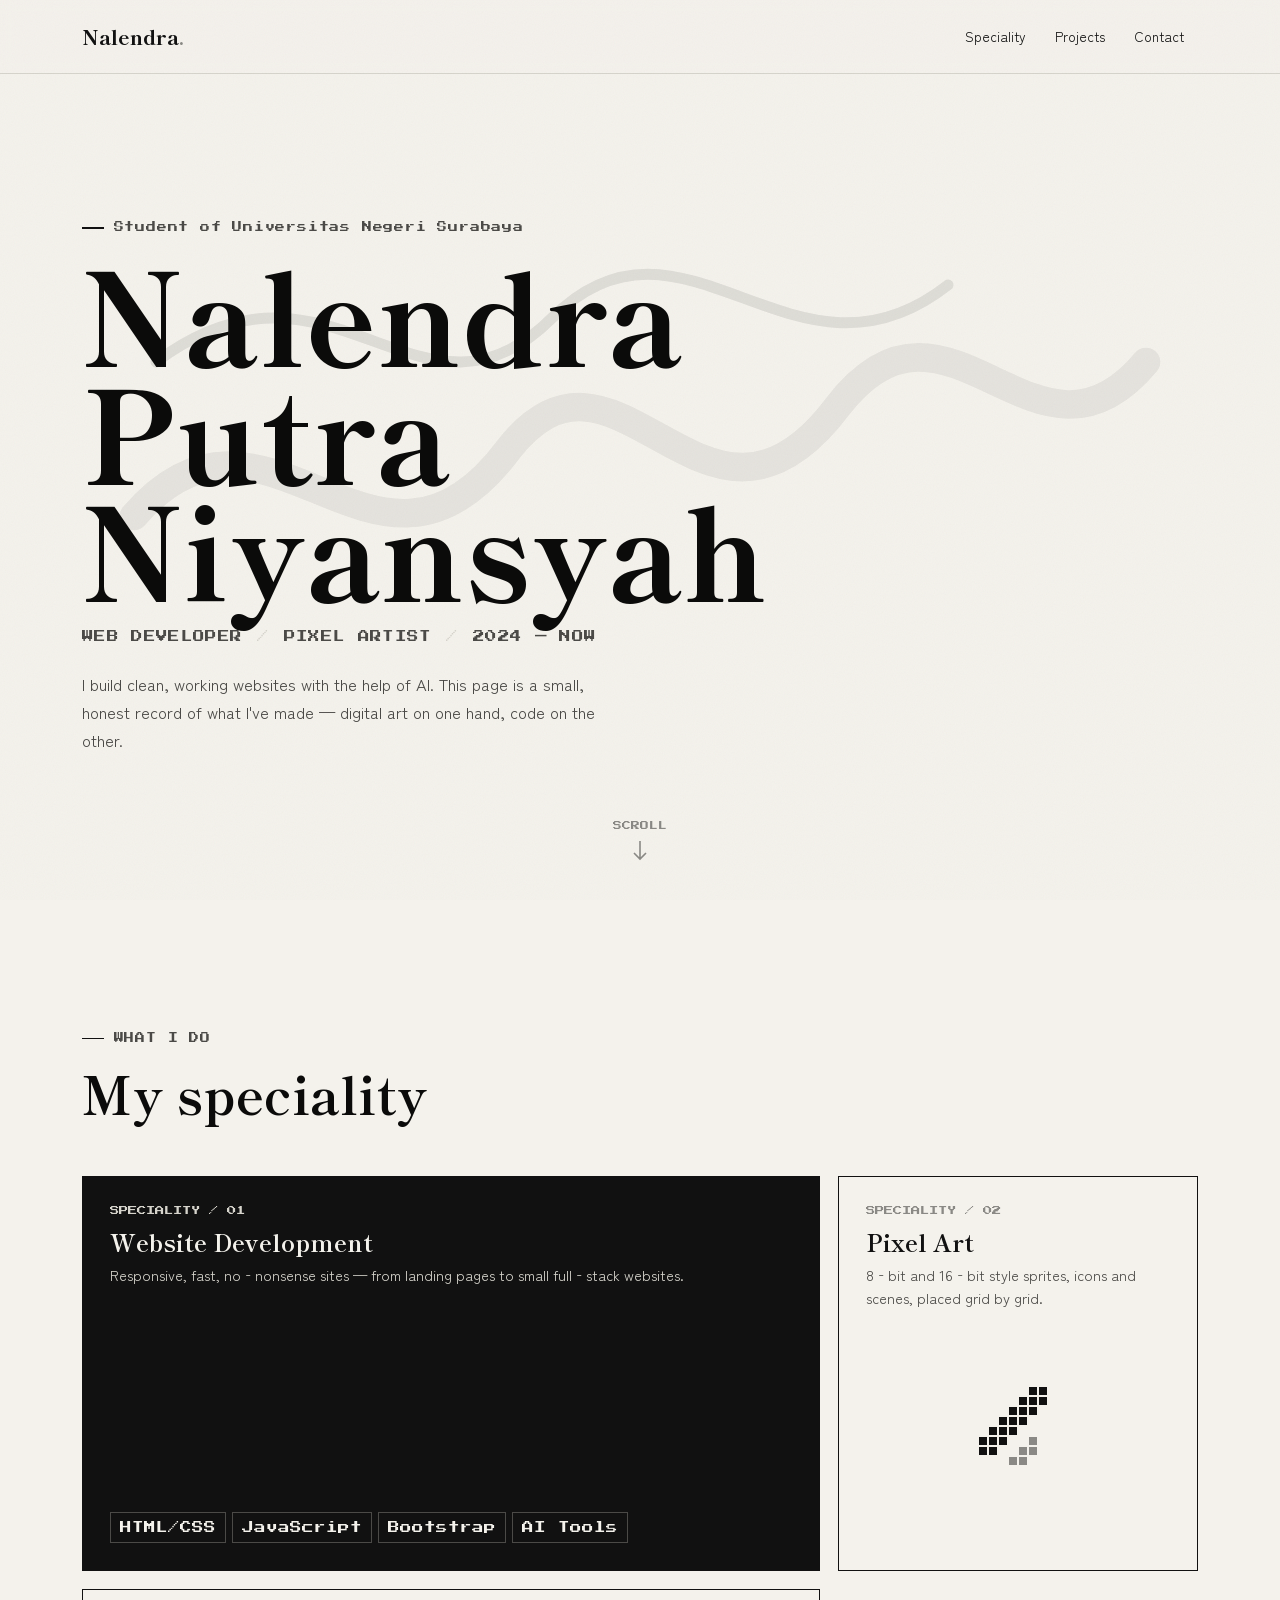
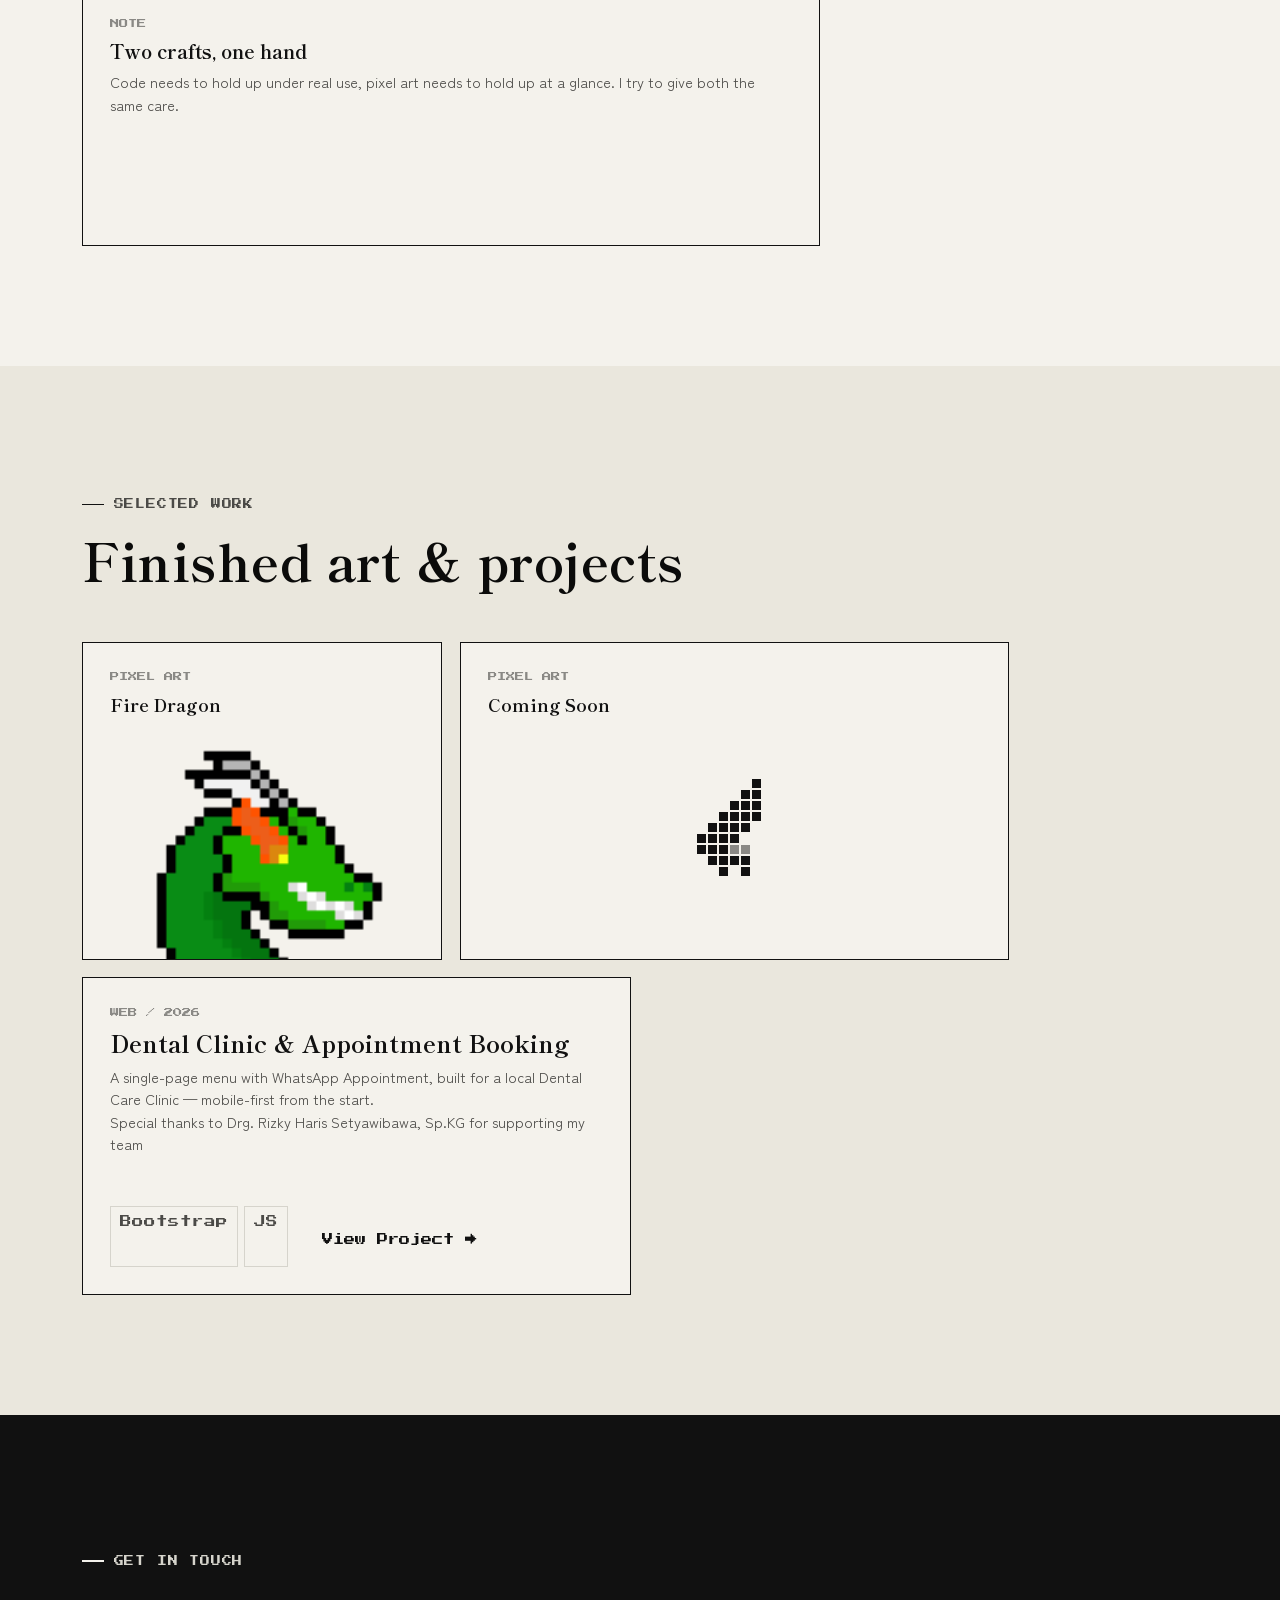
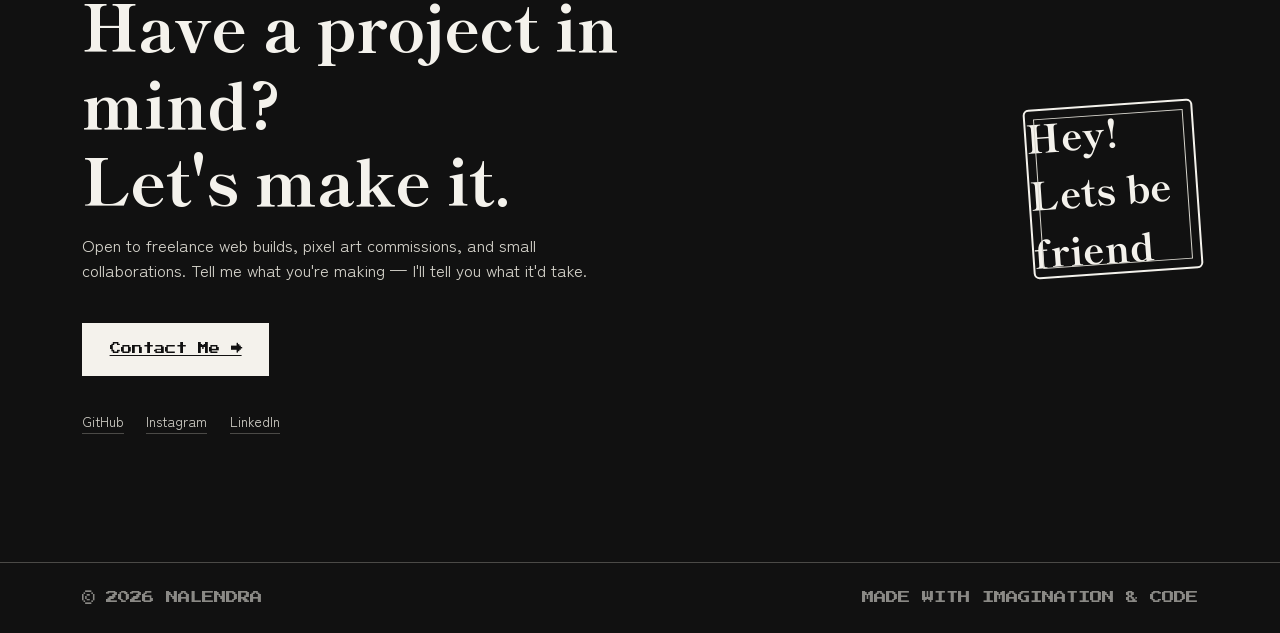
<file: index.html>
<!DOCTYPE html>
<html lang="en">
<head>
<meta charset="UTF-8">
<meta name="viewport" content="width=device-width, initial-scale=1.0">
<title>Nalendra's projects</title>

<!-- Bootstrap 5 -->
<link href="https://cdnjs.cloudflare.com/ajax/libs/bootstrap/5.3.3/css/bootstrap.min.css" rel="stylesheet">

<!-- Fonts: ink-brush serif for display, clean sans for body, pixel font for tags -->
<link rel="preconnect" href="https://fonts.googleapis.com">
<link href="https://fonts.googleapis.com/css2?family=Shippori+Mincho:wght@500;700;800&family=Zen+Kaku+Gothic+New:wght@400;500;700&family=Press+Start+2P&display=swap" rel="stylesheet">

<link rel="stylesheet" href="style.css">
</head>
<body>

<!-- NAV -->
<nav class="navbar navbar-expand-md fixed-top py-3">
  <div class="container">
    <a class="navbar-brand" href="#top">Nalendra<span class="dot">.</span></a>
    <button class="navbar-toggler border-0" type="button" data-bs-toggle="collapse" data-bs-target="#nav">
      <span class="navbar-toggler-icon"></span>
    </button>
    <div class="collapse navbar-collapse justify-content-end" id="nav">
      <ul class="navbar-nav">
        <li class="nav-item"><a class="nav-link" href="#speciality">Speciality</a></li>
        <li class="nav-item"><a class="nav-link" href="#projects">Projects</a></li>
        <li class="nav-item"><a class="nav-link" href="#contact">Contact</a></li>
      </ul>
    </div>
  </div>
</nav>

<!-- HERO -->
<section class="hero" id="top">
  <svg class="hero-stroke" viewBox="0 0 1000 500" xmlns="http://www.w3.org/2000/svg">
    <path d="M40,320 C160,180 260,420 380,260 C480,130 560,380 680,220 C780,90 860,300 960,180"
      fill="none" stroke="#111111" stroke-width="26" stroke-linecap="round" opacity="0.07"/>
    <path d="M60,180 C220,60 300,260 420,140 C540,20 640,220 780,110"
      fill="none" stroke="#111111" stroke-width="10" stroke-linecap="round" opacity="0.10"/>
  </svg>
  <div class="container hero-content">
    <div class="row">
      <div class="col-lg-10">
        <div class="eyebrow">Student of Universitas Negeri Surabaya</div>
        <h1 class="font-display">Nalendra<br>Putra Niyansyah</h1>
        <div class="sub">
          <span>WEB DEVELOPER</span><span class="sep">/</span>
          <span>PIXEL ARTIST</span><span class="sep">/</span>
          <span>2024 — NOW</span>
        </div>
        <p class="hero-desc">I build clean, working websites with the help of AI. This page is a small, honest record of what I've made — digital art on one hand, code on the other.</p>
      </div>
    </div>
  </div>
  <div class="scroll-cue">
    <span>SCROLL</span>
    <svg viewBox="0 0 14 22" fill="none"><path d="M7 1v18M1 13l6 6 6-6" stroke="#8a8985" stroke-width="1.6"/></svg>
  </div>
</section>

<!-- SPECIALITY -->
<section class="section" id="speciality">
  <div class="container">
    <div class="section-head reveal">
      <div class="eyebrow">WHAT I DO</div>
      <h2 class="section-title font-display">My speciality</h2>
    </div>

    <div class="bento bento-speciality reveal">
      <div class="tile tile-web tile-dark">
        <div>
          <div class="tile-tag">SPECIALITY / 01</div>
          <h3>Website Development</h3>
          <p>Responsive, fast, no‑nonsense sites — from landing pages to small full‑stack websites.</p>
        </div>
        <ul class="skill-list">
          <li>HTML/CSS</li><li>JavaScript</li><li>Bootstrap</li><li>AI Tools</li>
        </ul>
      </div>

      <div class="tile tile-pixel">
        <div>
          <div class="tile-tag">SPECIALITY / 02</div>
          <h3>Pixel Art</h3>
          <p>8‑bit and 16‑bit style sprites, icons and scenes, placed grid by grid.</p>
        </div>
        <div class="pixel-wrap"><div class="pixel-grid" id="px-hero"></div></div>
      </div>


      <div class="tile tile-quote">
        <div>
          <div class="tile-tag">NOTE</div>
          <h3 style="font-size:1.2rem;">Two crafts, one hand</h3>
          <p>Code needs to hold up under real use, pixel art needs to hold up at a glance. I try to give both the same care.</p>
        </div>
      </div>
    </div>
  </div>
</section>

<!-- PROJECTS -->
<section class="section" id="projects" style="background:var(--paper-2);">
  <div class="container">
    <div class="section-head reveal">
      <div class="eyebrow">SELECTED WORK</div>
      <h2 class="section-title font-display">Finished art &amp; projects</h2>
    </div>

    <div class="bento bento-projects reveal">


      <div class="tile bp1">
        <div class="tile-tag">PIXEL ART</div>
        <h3 style="font-size:1.1rem;">Fire Dragon</h3>
        <img src="img/my dragon art.gif" alt="Pixel art of a fire dragon" style="width:100%;max-width:300px;">
      </div>

      <div class="tile bp2">
        <div class="tile-tag">PIXEL ART</div>
        <h3 style="font-size:1.1rem;">Coming Soon</h3>
        <div class="pixel-wrap"><div class="pixel-grid" id="px-sword"></div></div>
      </div>

      <div class="tile bp3">
        <div>
          <div class="tile-tag">WEB / 2026</div>
          <h3>Dental Clinic &amp; Appointment Booking</h3>
          <p>A single-page menu with WhatsApp Appointment, built for a local Dental Care Clinic — mobile-first from the start.</p>
          <p>Special thanks to Drg. Rizky Haris Setyawibawa, Sp.KG for supporting my team</p>
        </div>
        <ul class="skill-list">
          <li>Bootstrap</li><li>JS</li>
          <button class="btn-ink mt-2" onclick="window.open('https://rhsdentalcare.com/')">View Project →</button>
        </ul>
      </div>
    </div>
  </div>
</section>

<!-- CONTACT -->
<section class="contact" id="contact">
  <div class="container">
    <div class="row align-items-center g-5">
      <div class="col-lg-7 reveal">
        <div class="eyebrow">GET IN TOUCH</div>
        <h2>Have a project in mind?<br>Let's make it.</h2>
        <p class="lead-text mt-3">Open to freelance web builds, pixel art commissions, and small collaborations. Tell me what you're making — I'll tell you what it'd take.</p>
        <a href="https://wa.me/6282237437280" class="btn-ink mt-4">
          Contact Me →
        </a>
        <div class="social-row">
          <a href="github.com/WNalendra">GitHub</a>
          <a href="https://www.instagram.com/lendra_putra_n/">Instagram</a>
          <a href="#">LinkedIn</a>
        </div>
      </div>
      <div class="col-lg-5 d-flex justify-content-center justify-content-lg-end reveal">
        <div class="seal">
          <div class="seal-text font-display" >Hey! Lets be friend</div>
        </div>
      </div>
    </div>
  </div>
</section>

<footer>
  <div class="container d-flex flex-wrap justify-content-between gap-2">
    <span>© 2026 NALENDRA</span>
    <span>MADE WITH IMAGINATION &amp; CODE</span>
  </div>
</footer>

<script src="https://cdnjs.cloudflare.com/ajax/libs/bootstrap/5.3.3/js/bootstrap.bundle.min.js"></script>
<script>
// ---- Pixel art renderer ----
function renderPixel(id, pattern, size){
  const el = document.getElementById(id);
  if(!el) return;
  const rows = pattern.length;
  const cols = pattern[0].length;
  el.style.gridTemplateColumns = `repeat(${cols}, ${size}px)`;
  pattern.forEach(row=>{
    [...row].forEach(ch=>{
      const d = document.createElement('div');
      d.className = 'px';
      d.style.width = size+'px';
      d.style.height = size+'px';
      let color = 'transparent';
      if(ch === '1') color = '#111111';
      if(ch === '2') color = '#8a8985';
      if(ch === '3') color = '#f4f2ec';
      d.style.background = color;
      el.appendChild(d);
    });
  });
}

// small hero icon: pixel brush/pen tip
renderPixel('px-hero', [
  '00000110',
  '00001110',
  '00011100',
  '00111000',
  '01110000',
  '11100200',
  '11002200',
  '00022000'
], 8);

// sword
renderPixel('px-sword', [
  '000000100',
  '000001100',
  '000011100',
  '000111100',
  '001111000',
  '011110000',
  '011122000',
  '001111000',
  '000101000'
], 9);

// ghost
renderPixel('px-ghost', [
  '000111000',
  '001111100',
  '011111110',
  '011311310',
  '011111110',
  '011111110',
  '011111110',
  '101010101',
  '000000000'
], 9);

// tree
renderPixel('px-tree', [
  '000100000',
  '001110000',
  '011111100',
  '001110000',
  '011111100',
  '000100000',
  '000100000',
  '000111000',
  '000000000'
], 9);

// ---- scroll reveal ----
const revealEls = document.querySelectorAll('.reveal');
const io = new IntersectionObserver((entries)=>{
  entries.forEach(entry=>{
    if(entry.isIntersecting){
      entry.target.classList.add('in');
      io.unobserve(entry.target);
    }
  });
}, {threshold:.15});
revealEls.forEach(el=>io.observe(el));
</script>
</body>
</html>
</file>
<file: style.css>
:root{
  --ink:#111111;
  --black:#0b0b0a;
  --gray-1:#4b4a47;
  --gray-2:#8a8985;
  --gray-3:#d6d4cc;
  --paper:#f4f2ec;
  --paper-2:#eae7dd;
  --line: rgba(17,17,17,.85);
}

*{box-sizing:border-box;}

html{scroll-behavior:smooth;}

body{
  background:var(--paper);
  color:var(--ink);
  font-family:'Zen Kaku Gothic New', 'Work Sans', sans-serif;
  position:relative;
  overflow-x:hidden;
}

/* paper grain overlay */
body::before{
  content:"";
  position:fixed;
  inset:0;
  pointer-events:none;
  z-index:9999;
  opacity:.05;
  mix-blend-mode:multiply;
  background-image:url("data:image/svg+xml,%3Csvg xmlns='http://www.w3.org/2000/svg' width='200' height='200'%3E%3Cfilter id='n'%3E%3CfeTurbulence type='fractalNoise' baseFrequency='0.9' numOctaves='2' stitchTiles='stitch'/%3E%3C/filter%3E%3Crect width='100%25' height='100%25' filter='url(%23n)'/%3E%3C/svg%3E");
}

.font-display{
  font-family:'Shippori Mincho', serif;
  letter-spacing:.01em;
}
.font-pixel{
  font-family:'Press Start 2P', monospace;
  letter-spacing:0;
}

.eyebrow{
  font-family:'Press Start 2P', monospace;
  font-size:.62rem;
  letter-spacing:.08em;
  color:var(--gray-1);
  display:inline-flex;
  align-items:center;
  gap:.6rem;
  margin-bottom:1.1rem;
}
.eyebrow::before{
  content:"";
  width:22px;height:1.5px;
  background:var(--ink);
  display:inline-block;
}

/* ===== NAV ===== */
.navbar{
  background:rgba(244,242,236,.86);
  backdrop-filter:blur(6px);
  border-bottom:1px solid var(--gray-3);
}
.navbar-brand{
  font-family:'Shippori Mincho', serif;
  font-weight:800;
  font-size:1.3rem;
  color:var(--ink) !important;
}
.navbar-brand .dot{color:var(--gray-2);}
.nav-link{
  font-size:.85rem;
  color:var(--ink) !important;
  position:relative;
  margin:0 .4rem;
}
.nav-link::after{
  content:"";
  position:absolute;
  left:0; bottom:2px;
  width:0%; height:2px;
  background:var(--ink);
  transition:width .3s ease;
}
.nav-link:hover::after{width:100%;}

/* ===== HERO ===== */
.hero{
  min-height:100vh;
  display:flex;
  align-items:center;
  position:relative;
  padding-top:80px;
  overflow:hidden;
}
.hero-stroke{
  position:absolute;
  top:50%; left:50%;
  transform:translate(-50%,-52%);
  width:min(1100px, 130vw);
  opacity:.9;
  z-index:0;
  pointer-events:none;
}
.hero-content{position:relative; z-index:2;}
.hero h1{
  font-size:clamp(3.4rem, 10vw, 8.5rem);
  line-height:.92;
  font-weight:800;
  margin:0;
  color:var(--black);
}
.hero .sub{
  font-family:'Press Start 2P', monospace;
  font-size:.72rem;
  color:var(--gray-1);
  margin-top:1.4rem;
  letter-spacing:.03em;
  display:flex;
  gap:.9rem;
  flex-wrap:wrap;
}
.hero .sub span{white-space:nowrap;}
.hero .sub .sep{color:var(--gray-3);}
.hero-desc{
  max-width:520px;
  color:var(--gray-1);
  margin-top:1.6rem;
  font-size:1.02rem;
  line-height:1.7;
}
.scroll-cue{
  position:absolute;
  bottom:38px; left:50%;
  transform:translateX(-50%);
  display:flex; flex-direction:column; align-items:center;
  gap:.5rem;
  font-family:'Press Start 2P', monospace;
  font-size:.55rem;
  color:var(--gray-2);
  animation:bob 2.2s ease-in-out infinite;
}
@keyframes bob{0%,100%{transform:translate(-50%,0);}50%{transform:translate(-50%,8px);}}
.scroll-cue svg{width:14px;height:22px;}

/* ===== SECTION FRAME ===== */
.section{padding:7.5rem 0;}
.section-head{margin-bottom:3.2rem;}
.section-title{
  font-size:clamp(2.1rem,4vw,3.3rem);
  font-weight:700;
  color:var(--black);
}

/* brush divider */
.brush-divider{width:100%; display:block; margin:0 auto;}

/* ===== BENTO GRID ===== */
.bento{
  display:grid;
  gap:1.1rem;
}
.bento-speciality{
  grid-template-columns:repeat(6,1fr);
  grid-auto-rows:120px;
}
.bento-speciality .tile-web{grid-column:span 4; grid-row:span 3;}
.bento-speciality .tile-pixel{grid-column:span 2; grid-row:span 3;}
.bento-speciality .tile-stat{grid-column:span 2; grid-row:span 2;}
.bento-speciality .tile-quote{grid-column:span 4; grid-row:span 2;}

.bento-projects{
  grid-template-columns:repeat(6,1fr);
  grid-auto-rows:150px;
}
.bp1{grid-column:span 2; grid-row:span 2;}
.bp2{grid-column:span 3; grid-row:span 2;}
.bp3{grid-column:span 3; grid-row:span 2;}
.bp4{grid-column:span 2; grid-row:span 2;}
.bp5{grid-column:span 2; grid-row:span 2;}
.bp6{grid-column:span 6; grid-row:span 2;}

.tile{
  position:relative;
  background:var(--paper);
  border:1px solid var(--ink);
  padding:1.7rem;
  display:flex;
  flex-direction:column;
  justify-content:space-between;
  overflow:hidden;
  transition:transform .35s ease, box-shadow .35s ease;
}
.tile::before{
  /* rough brushed edge, drawn via inset box shadow noise trick */
  content:"";
  position:absolute; inset:-1px;
  pointer-events:none;
  border:1px solid var(--ink);
  -webkit-mask-image:url("data:image/svg+xml,%3Csvg xmlns='http://www.w3.org/2000/svg'%3E%3Cfilter id='r'%3E%3CfeTurbulence baseFrequency='0.02 0.09' numOctaves='2' result='n'/%3E%3CfeDisplacementMap in='SourceGraphic' in2='n' scale='7'/%3E%3C/filter%3E%3Crect width='100%25' height='100%25' filter='url(%23r)'/%3E%3C/svg%3E");
  mask-image:url("data:image/svg+xml,%3Csvg xmlns='http://www.w3.org/2000/svg'%3E%3Cfilter id='r'%3E%3CfeTurbulence baseFrequency='0.02 0.09' numOctaves='2' result='n'/%3E%3CfeDisplacementMap in='SourceGraphic' in2='n' scale='7'/%3E%3C/filter%3E%3Crect width='100%25' height='100%25' filter='url(%23r)'/%3E%3C/svg%3E");
}
.tile:hover{
  transform:translateY(-4px);
  box-shadow:6px 8px 0 0 rgba(17,17,17,.9);
}
.tile-dark{background:var(--ink); color:var(--paper); border-color:var(--ink);}
.tile-dark .tile-num, .tile-dark .tile-tag{color:var(--gray-3);}

.tile-tag{
  font-family:'Press Start 2P', monospace;
  font-size:.58rem;
  color:var(--gray-2);
  margin-bottom:.6rem;
}
.tile h3{
  font-family:'Shippori Mincho', serif;
  font-weight:700;
  font-size:1.5rem;
  margin-bottom:.5rem;
}
.tile p{font-size:.9rem; color:var(--gray-1); margin:0; line-height:1.55;}
.tile-dark p{color:var(--gray-3);}

.skill-list{list-style:none; padding:0; margin:.8rem 0 0; display:flex; flex-wrap:wrap; gap:.4rem;}
.skill-list li{
  font-size:.72rem;
  font-family:'Press Start 2P', monospace;
  border:1px solid var(--gray-3);
  padding:.35rem .55rem;
  color:var(--gray-1);
}
.tile-dark .skill-list li{border-color:var(--gray-1); color:var(--paper);}

.stat-num{
  font-family:'Shippori Mincho', serif;
  font-size:2.6rem;
  font-weight:800;
  line-height:1;
}
.stat-label{font-size:.72rem; color:var(--gray-1); margin-top:.3rem;}

/* pixel canvas */
.pixel-wrap{
  display:flex; align-items:center; justify-content:center;
  flex:1;
}
.pixel-grid{display:grid; gap:2px;}
.px{width:8px; height:8px;}

/* project tile visuals */
.proj-visual{
  flex:1;
  display:flex; align-items:center; justify-content:center;
  min-height:60px;
}
.ink-blot{width:100%; max-width:170px; opacity:.92;}

/* ===== CONTACT ===== */
.contact{
  background:var(--ink);
  color:var(--paper);
  padding:8rem 0;
  position:relative;
}
.contact .eyebrow{color:var(--gray-3);}
.contact .eyebrow::before{background:var(--paper);}
.contact h2{
  font-family:'Shippori Mincho', serif;
  font-size:clamp(2.4rem,5vw,4.2rem);
  font-weight:800;
  max-width:820px;
}
.contact p.lead-text{color:var(--gray-3); max-width:520px; font-size:1.05rem;}

.seal{
  width:170px; height:170px;
  border:2px solid var(--paper);
  border-radius:6px;
  display:flex;
  align-items:center;
  justify-content:center;
  position:relative;
  transform:rotate(-4deg);
}
.seal::before{
  content:"";
  position:absolute; inset:8px;
  border:1px solid var(--gray-3);
}
.seal-text{
  font-family:'Shippori Mincho', serif;
  font-size:2.4rem;
  font-weight:800;
}

.btn-ink{
  font-family:'Press Start 2P', monospace;
  font-size:.7rem;
  background:var(--paper);
  color:var(--ink);
  border:2px solid var(--paper);
  padding:1rem 1.6rem;
  border-radius:0;
  display:inline-flex;
  align-items:center;
  gap:.8rem;
  transition:all .25s ease;
}
.btn-ink:hover{
  background:transparent;
  color:var(--paper);
}

.social-row{display:flex; gap:1.4rem; margin-top:2.2rem; flex-wrap:wrap;}
.social-row a{
  color:var(--gray-3);
  text-decoration:none;
  font-size:.85rem;
  border-bottom:1px solid var(--gray-1);
  padding-bottom:2px;
  transition:color .2s ease, border-color .2s ease;
}
.social-row a:hover{color:var(--paper); border-color:var(--paper);}

footer{
  background:var(--ink);
  color:var(--gray-2);
  font-size:.78rem;
  padding:1.6rem 0;
  border-top:1px solid var(--gray-1);
  font-family:'Press Start 2P', monospace;
}

/* reveal on scroll */
.reveal{opacity:0; transform:translateY(24px); transition:opacity .7s ease, transform .7s ease;}
.reveal.in{opacity:1; transform:translateY(0);}

@media (max-width: 991px){
  .bento-speciality, .bento-projects{grid-template-columns:repeat(2,1fr);}
  .bento-speciality .tile-web, .bento-speciality .tile-pixel,
  .bento-speciality .tile-stat, .bento-speciality .tile-quote,
  .bp1,.bp2,.bp3,.bp4,.bp5,.bp6{grid-column:span 2;}
}
@media (max-width: 575px){
  .bento-speciality, .bento-projects{grid-template-columns:1fr; grid-auto-rows:auto;}
  .bento-speciality .tile-web, .bento-speciality .tile-pixel,
  .bento-speciality .tile-stat, .bento-speciality .tile-quote,
  .bp1,.bp2,.bp3,.bp4,.bp5,.bp6{grid-column:1; grid-row:auto; min-height:220px;}
  .section{padding:5rem 0;}
}
</file>
